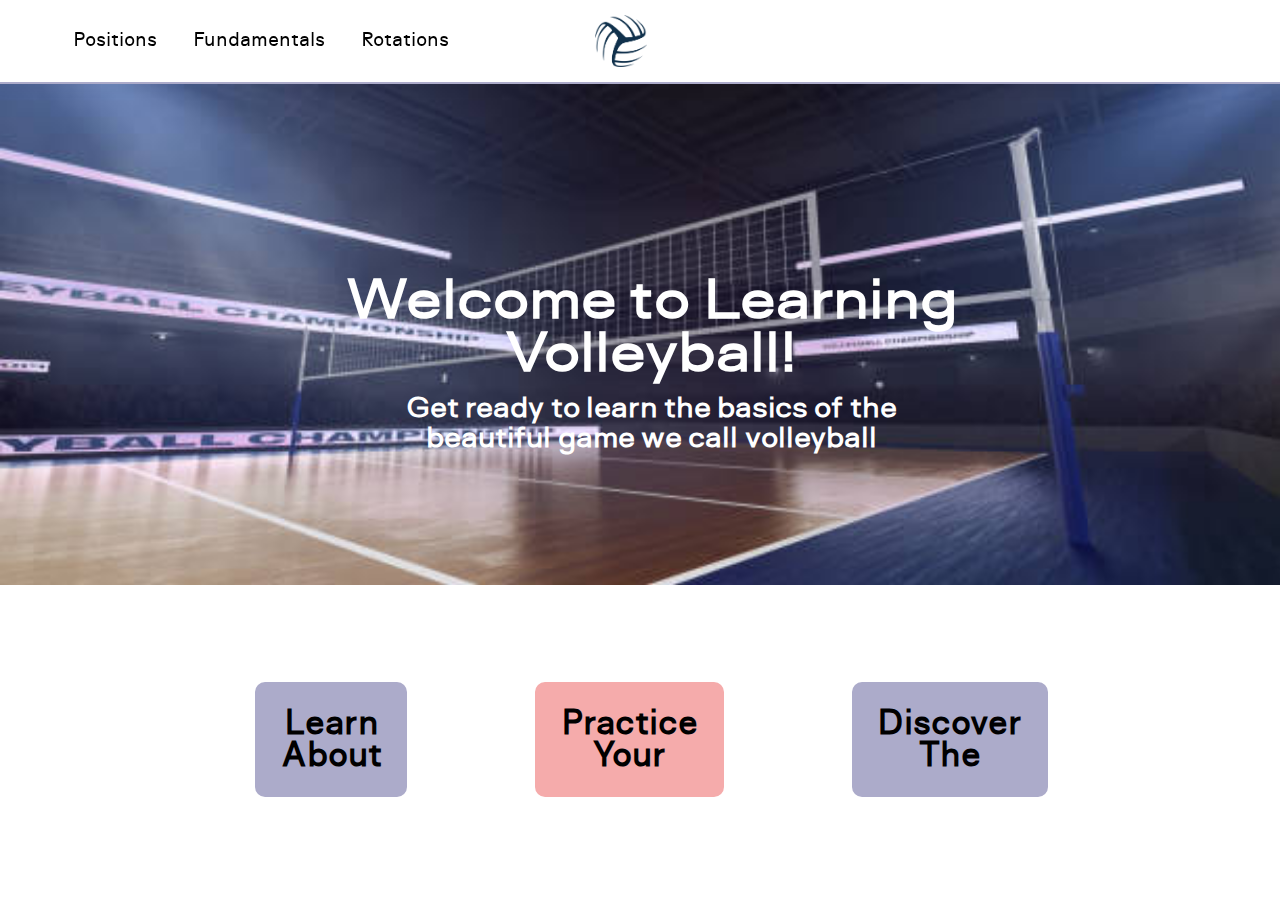
<file: index.html>
<!DOCTYPE html>
<html>
<head>
	<meta charset="utf-8">
	<meta name="viewport" content="width=device-width, initial-scale=1">
	<title>Learn Volleyball</title>
	<link rel="stylesheet" type="text/css" href="fonts/fonts.css">
	<link rel="stylesheet" type="text/css" href="css/header.css">
	<link rel="stylesheet" type="text/css" href="css/index-style.css">
</head>
<body>
	<div class="header">
		<div class="nav">
			<a href="html/positions.html">Positions</a>
			<a href="html/fundamentals.html">Fundamentals</a>
			<a href="html/rotations.html">Rotations</a>
		</div>
		<div class="logo">
			<a href="index.html"><img src="img/Volleyball Logo.png"></a>
		</div>
	</div>
	<div class="container">
		<div class="welcome">
			<div class="content">
				<h1>Welcome to Learning<br>Volleyball!</h1>
				<h2>Get ready to learn the basics of the<br>beautiful game we call volleyball</h2>
			</div>
		</div>
		<div class="content-box">
			<div class="content left">
				<h1 class="left">Learn About</h1>
				<a href="html/positions.html">Positions</a>
			</div>
			<div class="red content">
				<h1>Practice Your</h1>
				<a href="html/fundamentals.html">Fundamentals</a>
			</div>
			<div class="content right">
				<h1>Discover The</h1>
				<a href="html/rotations.html">Rotations</a>
			</div>
		</div>
	</div>
</body>
</html>
</file>
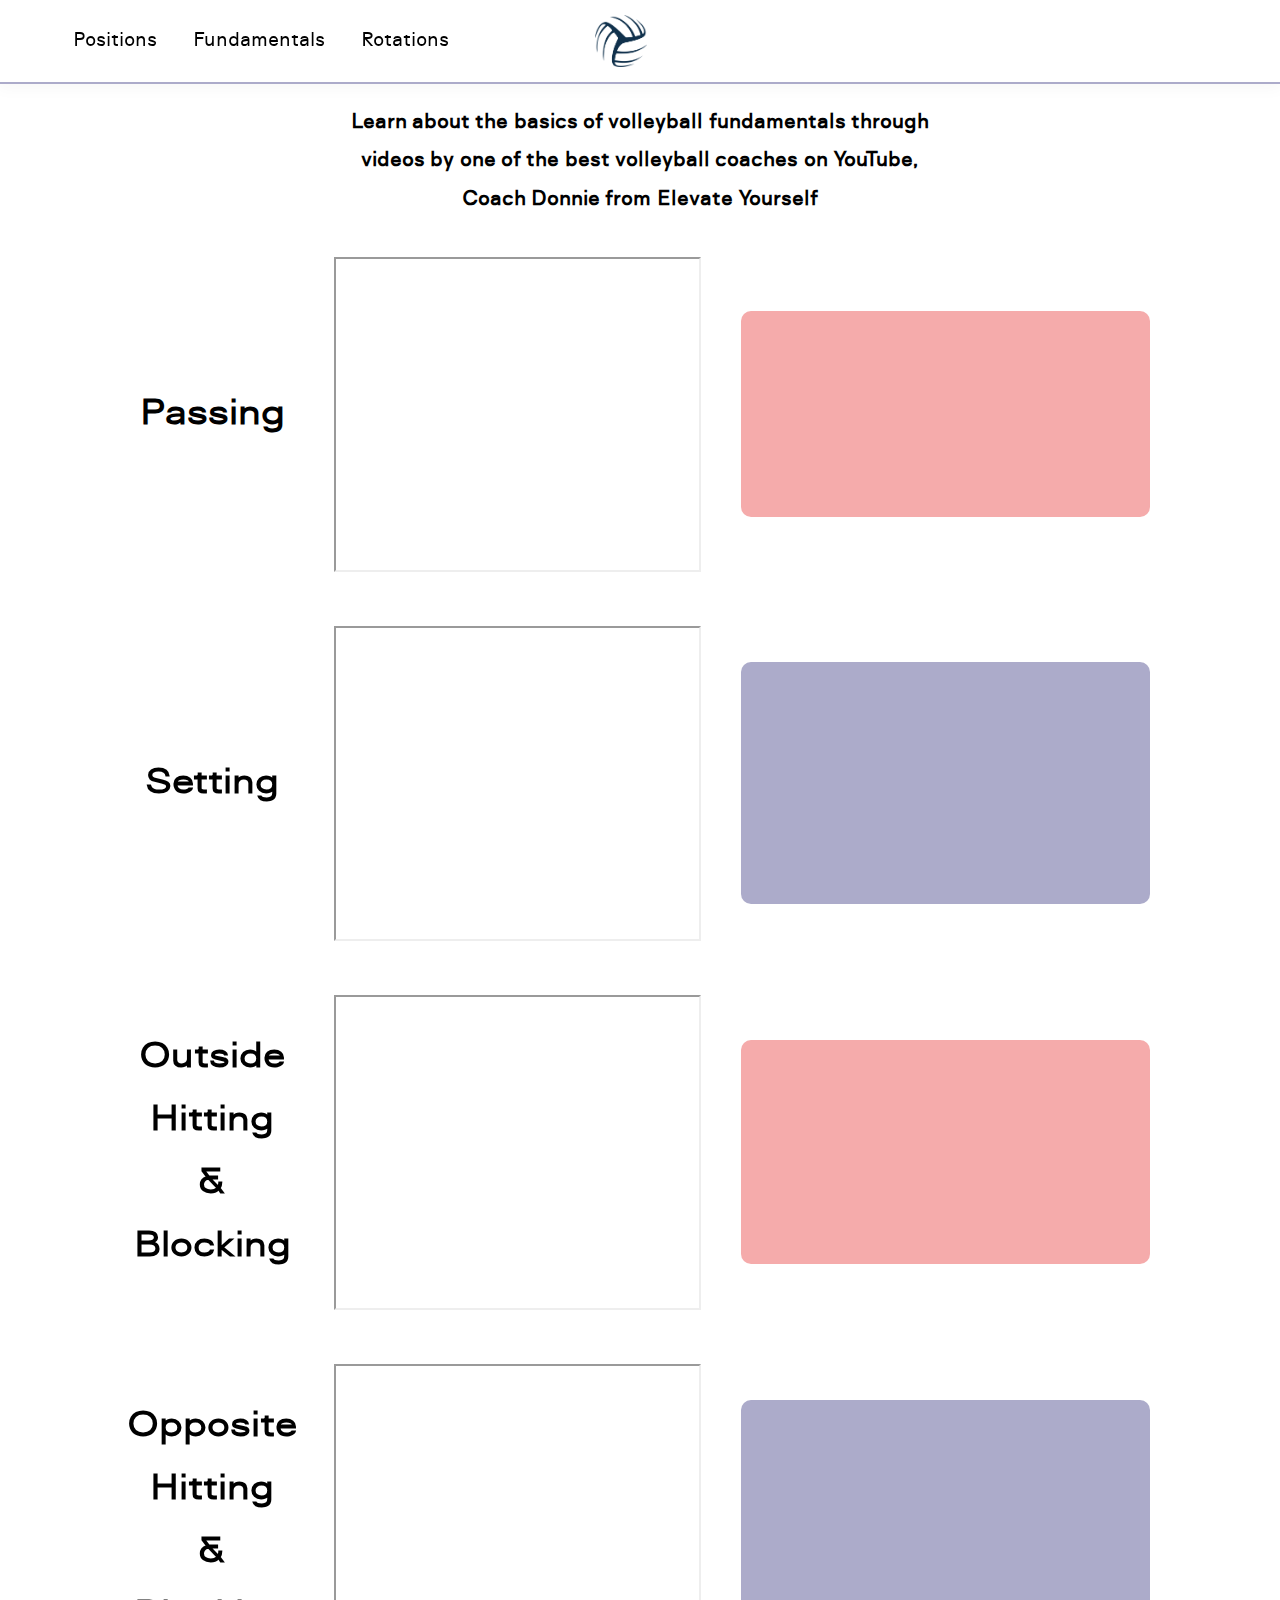
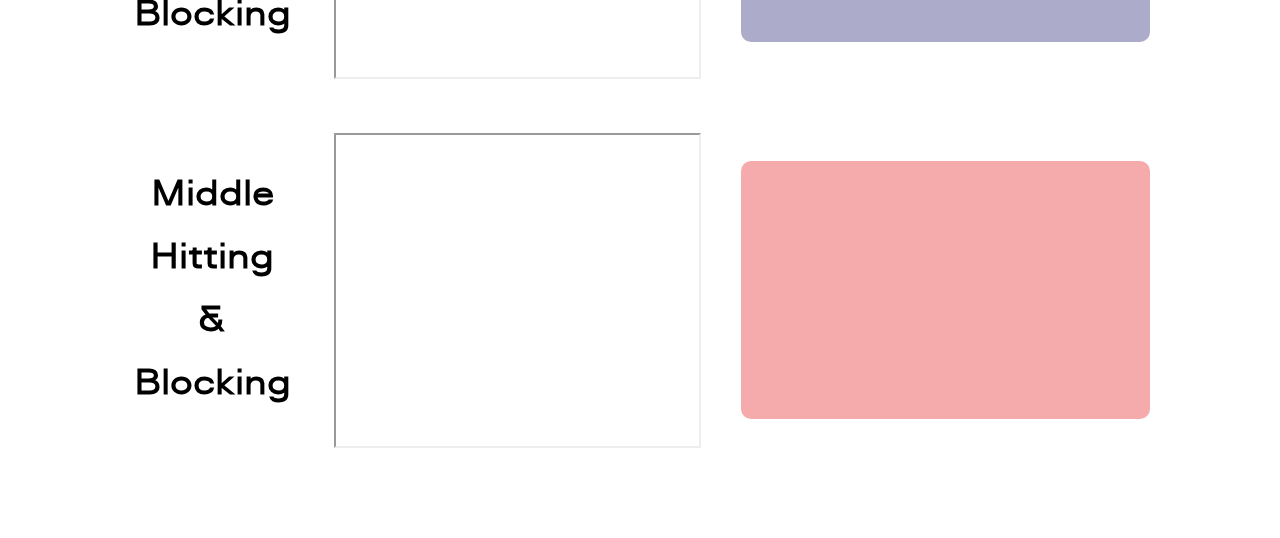
<file: html/fundamentals.html>
<!DOCTYPE html>
<html>
<head>
	<meta charset="utf-8">
	<meta name="viewport" content="width=device-width, initial-scale=1">
	<title>Volleyball Fundamentals</title>
	<link rel="stylesheet" type="text/css" href="../fonts/fonts.css">
	<link rel="stylesheet" type="text/css" href="../css/header.css">
	<link rel="stylesheet" type="text/css" href="../css/fun-style.css">
</head>
<body>
	<div class="header">
		<div class="nav">
			<a href="positions.html">Positions</a>
			<a href="fundamentals.html">Fundamentals</a>
			<a href="rotations.html">Rotations</a>
		</div>
		<div class="logo">
			<a href="../index.html"><img src="../img/Volleyball Logo.png"></a>
		</div>
	</div>
	<h1 class="heading">Learn about the basics of volleyball fundamentals through videos by one of the best volleyball coaches on YouTube,<br>Coach Donnie from Elevate Yourself</h1>
	<div class="container">
		<div class="content-box red">
			<h1 class="title">Passing</h1>
			<iframe width="100%" height="auto" src="https://www.youtube.com/embed/watch?v=gOgfoEGUDCA&list=PLHTAhX214Fmc0Aou6E5g2fE_rFf6KZuYN&ab_channel=ElevateYourself">
			</iframe>
			<div id="content">
				<p>Passing is one of the first skills you think about when playing volleyball. Everything starts with a good pass! This is the first video in Coach Donnie's series on how to pass a ball where he takes you through the absolute basics of the skill to get you started.</p>
			</div>
		</div>
		<div class="content-box blue">
			<h1 class="title">Setting</h1>
			<iframe width="100%" height="auto" src="https://www.youtube.com/embed/watch?v=h5mpBCRK_yk&list=PLHTAhX214Fmfs-M0x8qcHHhKMsMSGMHoy&index=9&ab_channel=ElevateYourself">
			</iframe>
			<div id="content">
				<p>Setting is one of the hardest skills to learn and takes a lot of time to master, but when you do it's very rewarding! This skill consists of using your hands and fingers to control the ball and place it to a position where hitters can attack it. Coach Donnie has a very in-depth series on how to set as well as make decissions as a setter.</p>
			</div>
		</div>
		<div class="content-box red">
			<h1 class="title">Outside Hitting<br>&<br>Blocking</h1>
			<iframe width="100%" height="auto" src="https://www.youtube.com/embed/watch?v=VzkVivsRB_0&list=PLHTAhX214Fmd_TGVghJOHcHrVEOyTFckS&index=3&ab_channel=ElevateYourself">
			</iframe>
			<div id="content">
				<p>Hitting and blocking from the outside demands precision, timing, and strategy. It's a challenging skill that requires practice, dedication, and physicality. Coach Donnie offers a comprehensive series on these techniques, covering arm mechanics, positioning, and game reading.</p>
			</div>
		</div>
		<div class="content-box blue">
			<h1 class="title">Opposite Hitting<br>&<br>Blocking</h1>
			<iframe width="100%" height="auto" src="https://www.youtube.com/embed/watch?v=CDIgZf-bnT0&list=PLHTAhX214FmcFMeIwB7IhAUZ0JxNYyBT_&index=1&ab_channel=ElevateYourself">
			</iframe>
			<div id="content">
				<p>Hitting and blocking from the opposite side is very similar to the outside with some small differences that can make the skill very challenging. It's a skill that requires good footwork, timing, and court vision. Coach Donnie has a great series on the opposite side game, covering approach angle, footwork, and training exercises.</p>
			</div>
		</div>
		<div class="content-box red">
			<h1 class="title">Middle Hitting<br>&<br>Blocking</h1>
			<iframe width="100%" height="auto" src="https://www.youtube.com/embed/watch?v=yeCZoJSHrkI&list=PLHTAhX214FmccIF3Vs873dJ33bC3b5Yjx&index=3&ab_channel=ElevateYourself">
			</iframe>
			<div id="content">
				<p>Hitting and blocking from the middle is a difficult and tiring skill to learn demanding a lot of vertical and lateral movement. It's one of the more physically taxing skills to learn requiring good timing, physicality, and quick reflexes. Coach Donnie covers everything about middle mechanics in this video and the rest of his middle series.</p>
			</div>
		</div>
	</div>
</body>
</html>
</file>
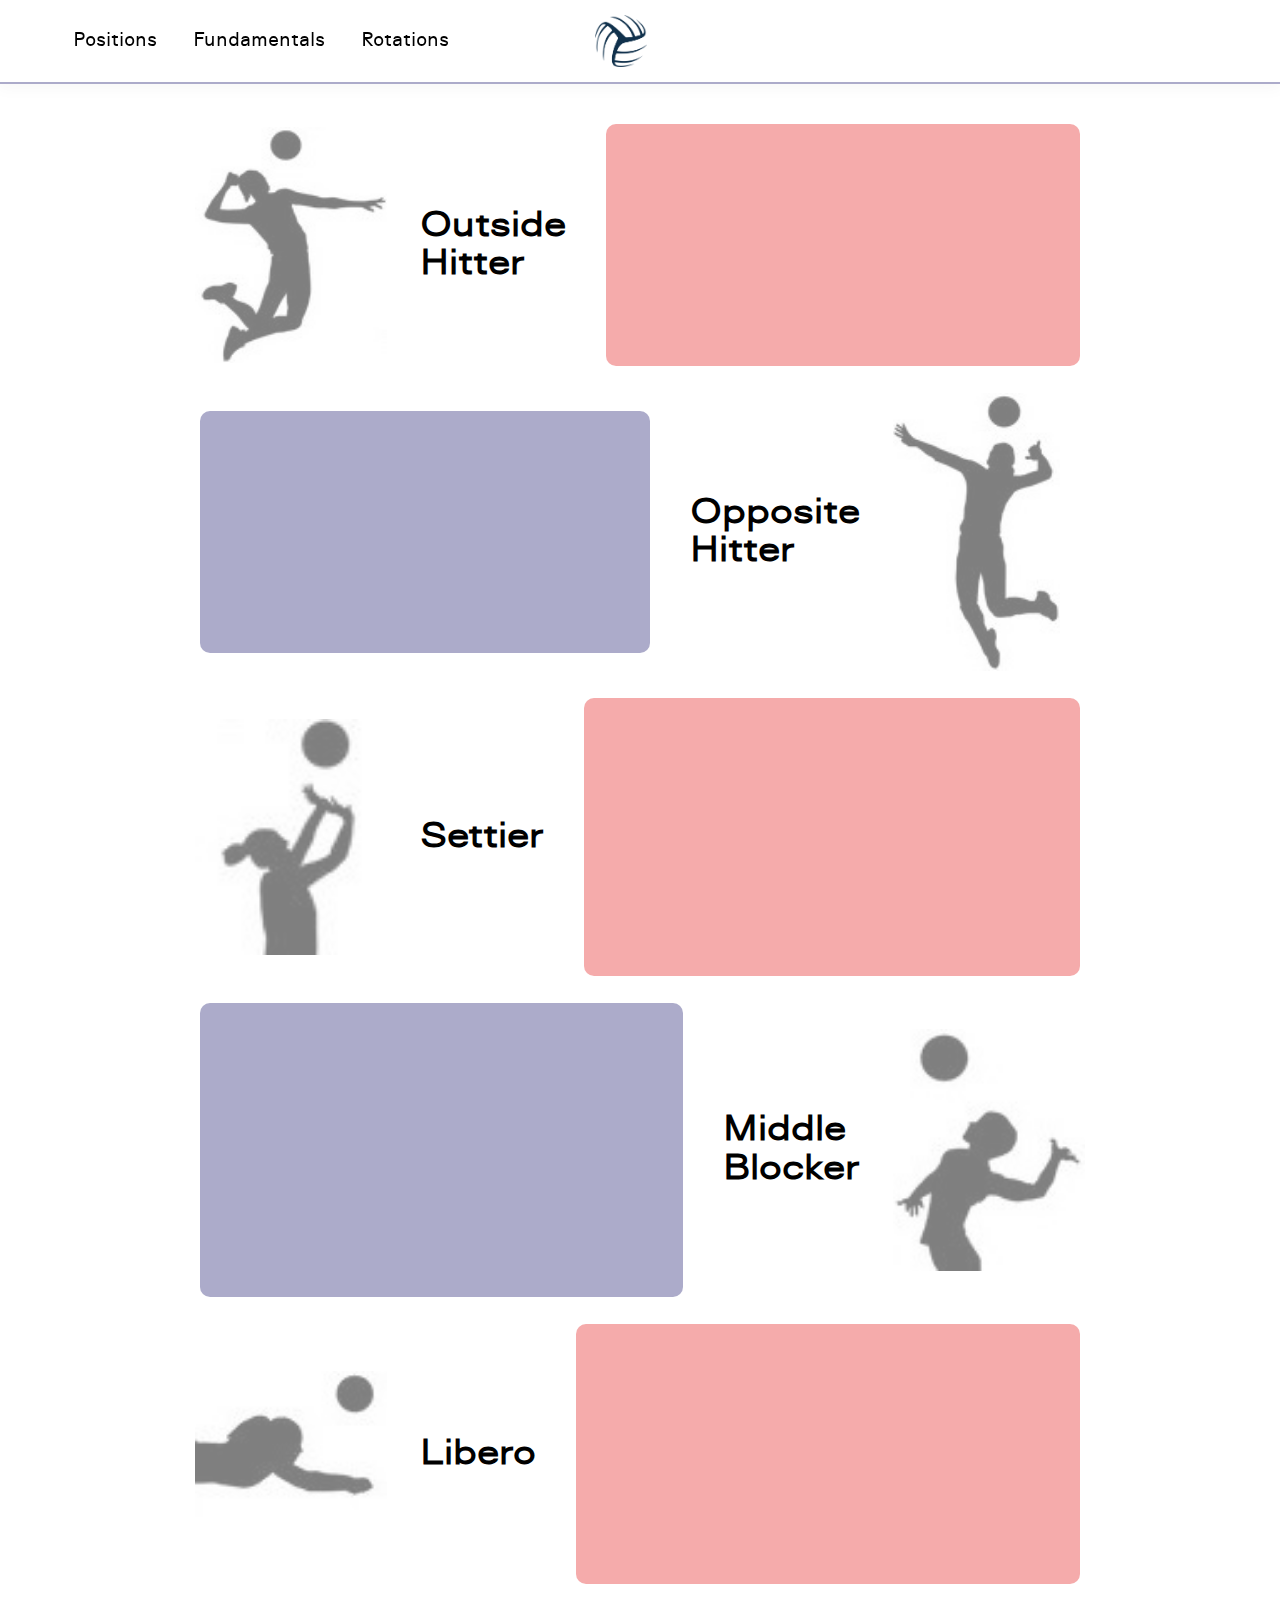
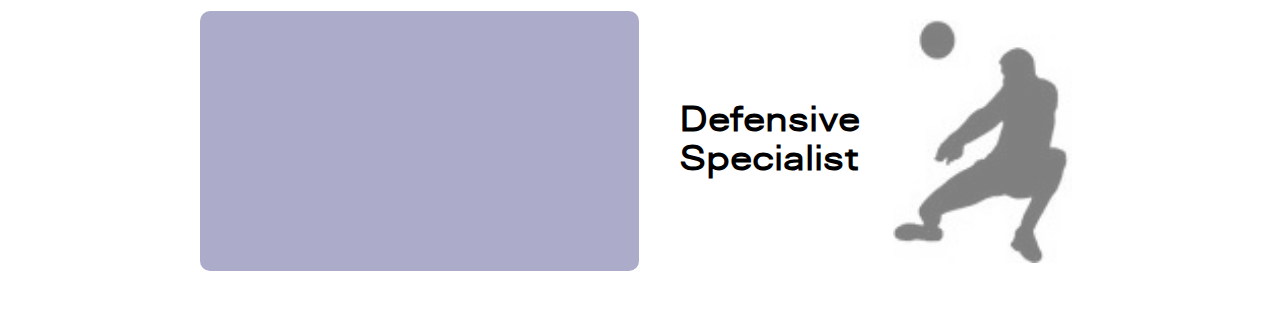
<file: html/positions.html>
<!DOCTYPE html>
<html>
<head>
	<meta charset="utf-8">
	<meta name="viewport" content="width=device-width, initial-scale=1">
	<title>Volleyball Positions</title>
	<link rel="stylesheet" type="text/css" href="../fonts/fonts.css">
	<link rel="stylesheet" type="text/css" href="../css/header.css">
	<link rel="stylesheet" type="text/css" href="../css/pos-style.css">
</head>
<body>
	<div class="header">
		<div class="nav">
			<a href="positions.html">Positions</a>
			<a href="fundamentals.html">Fundamentals</a>
			<a href="rotations.html">Rotations</a>
		</div>
		<div class="logo">
			<a href="../index.html"><img src="../img/Volleyball Logo.png"></a>
		</div>
	</div>
	<div class="container">
		<div class="content-boxR">
			<img src="../img/Outside.jpg" id="right">
			<div id="contentL">
				<h1 id="position">Outside Hitter</h1>
				<p>The outside hitter is a dynamic player positioned on the left side of the court. They are responsible for attacking the ball with powerful spikes, aiming to score points for their team. They are often one of the more flashier people on the court as they are very explosive with their jumps and spikes and are usually the best or one of the best attacking players on the team.</p>
			</div>
		</div>
		<div class="content-boxL">
			<div id="contentR">
				<p>The opposite hitter is a crucial player positioned on the right side of the court, opposite the setter. They specialize in powerful attacks from the back row and front row, aiming to score points against the opposing team's defense. Opposite hitters also play a significant role in blocking the opposing team's hitters and contribute to the team's defensive efforts.</p>
				<h1 id="position">Opposite Hitter</h1>
			</div>
			<img src="../img/Opposite.jpg" id="left" style="width: 13vw">
		</div>
		<div class="content-boxR">
			<img src="../img/Setter Half.jpg" id="right">
			<div id="contentL">
				<h1 id="position">Settier</h1>
				<p>The setter is one of the more strategic players who occupies a central role on the court and is often the most well rounded of the team in terms of skill. They are responsible for orchestrating the team's offense by accurately setting the ball to their teammates for attacking opportunities. Setters possess exceptional decision-making abilities, precise ball control, and a keen understanding of their teammates' strengths and preferences with their main goal being to set the tone for the teams offense.</p>
			</div>
		</div>
		<div class="content-boxL">
			<div id="contentR">
				<p>The middle blocker is a pivotal player positioned at the net, between the outside and opposite hitter or setter. Their primary role is to disrupt the opposing team's attacks by effectively blocking the ball at the net. Middle blockers are often the tallest or most athletic on the team utilizing their height, agility, and/or quick reflexes to anticipate and block the opponent's spikes. They also execute quick attacks from the middle position, adding an element of surprise and versatility to the team's attacking strategy.</p>
				<h1 id="position">Middle Blocker</h1>
			</div>
			<img src="../img/Middle Half.jpg" id="left">
		</div>
		<div class="content-boxR">
			<img src="../img/Libero Half.jpg" id="right">
			<div id="contentL">
				<h1 id="position">Libero</h1>
				<p>The libero is a specialized defensive player who wears a different colored jersey and is allowed to replace any back-row player without counting as a substitution. The libero's main role is to excel in defensive skills such as passing, digging, and receiving serves. To be a libero you need exceptional ball control, agility, and anticipation. With their defensive prowess and ability to cover a large area of the court, liberos serve as the team's defensive anchor.</p>
			</div>
		</div>
		<div class="content-boxL">
			<div id="contentR">
				<p>A defensive specialist is exactly what it seems. It's a player who specializes in defensive skills and is often subbed into the game for back-row rotations. Their primary role is to excel in digging, passing, and receiving serves, providing strong defensive support for the team. They possess excellent reflexes, quickness, and reading ability to anticipate and react to the opponent's attacks.</p>
				<h1 id="position">Defensive Specialist</h1>
			</div>
			<img src="../img/DS.jpg" id="left" style="width: 14vw;">
		</div>
	</div>
</body>
</html>
</file>
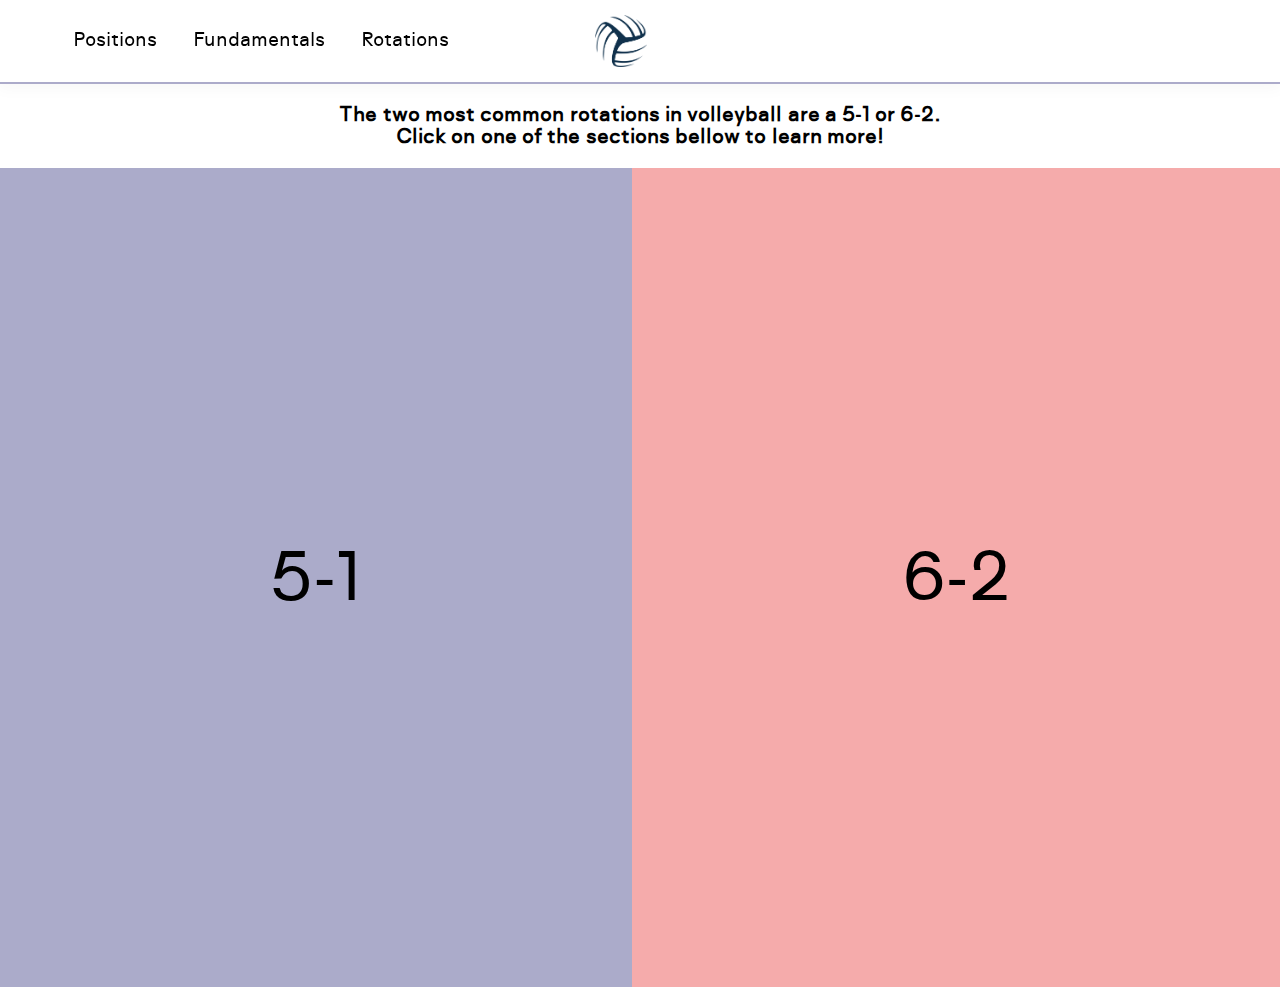
<file: html/rotations.html>
<!DOCTYPE html>
<html>
<head>
	<meta charset="utf-8">
	<meta name="viewport" content="width=device-width, initial-scale=1">
	<title>Volleyball Rotations</title>
	<link rel="stylesheet" type="text/css" href="../fonts/fonts.css">
	<link rel="stylesheet" type="text/css" href="../css/header.css">
	<link rel="stylesheet" type="text/css" href="../css/rot-style.css">
</head>
<body>
	<div class="header">
		<div class="nav">
			<a href="positions.html">Positions</a>
			<a href="fundamentals.html">Fundamentals</a>
			<a href="rotations.html">Rotations</a>
		</div>
		<div class="logo">
			<a href="../index.html"><img src="../img/Volleyball Logo.png"></a>
		</div>
	</div>
	<h1 class="title">The two most common rotations in volleyball are a 5-1 or 6-2. Click on one of the sections bellow to learn more!</h1>
	<div class="container">
		<div class="left">
			<div class="content">
				<img src="../img/5-1 Formation.png" class="5-1">
				<div class="description">
					<h1>The 5-1 Rotation</h1>
					<p><br>This rotation is a system where a team utilizes a single designated setter and five hitters. In this rotation, the setter always sets no matter if they are in the front-row or back-row, while the other players alternate between front-row and back-row positions. This rotation is commonly used when a team has a skilled setter who can effectively distribute the ball and run the offense allowing for a more consistant look for the hitters.<br><br>

					For this system, the positions are as follows:<br><br>

					Setters: There is only on setter in this rotation typically labeled as "S". This setter rotates around the whole court and runs the offense for the entire game. They set no matter if they are front-row or back-row.<br><br>

					Opposite Hitter: There is one opposite hitter, also known as the right-side hitter, positioned on the right side of the court. They are typically labeled as "OH" and are always opposite of the setter in the rotation.<br><br>

					Outside Hitters: There are two outside hitters, also known as left-side hitters, positioned on the left side of the court. They are typically labeled as "OH1" and "OH2" and will still remain attacking options even when in the back-row<br><br>

					Middle Blockers: There are two middle blockers positioned in the middle of the court, flanking the setter. They are typically labeled as "MB1" and "MB2" and will be replaced by the libero when they rotate into the back-row.<br><br>

					Libero: The libero is a specialized defensive player who wears a different colored jersey. They are typically labeled as LB and will sub in for the middle blockers when they rotate into the back-row.<br><br>

					<strong>Hover over the image to view how serve receive would work!</strong>
					</p>
				</div>
			</div>
			<div class="label">5-1</div>
		</div>
		<div class="right">
			<div class="content">
				<img src="../img/6-2 Formation.png" class="6-2">
				<div class="description">
					<h1>The 6-2 Rotation</h1>
					<p><br>This rotation is a system where a team utilizes two setters and six hitters. In this rotation, there are always three front-row players and three back-row players. The two setters alternate positions, with one setting from the front row while the other sets from the back row. This allows for more offensive options and flexibility, as there are always three attackers available in the front row. The 6-2 rotation is commonly used when a team has setters who are skilled both in setting and attacking, providing a balanced and dynamic offensive approach.<br><br>

					For this system, the positions are as follows:<br><br>

					Setters: There are two setters in the rotation, typically labeled as "S1" and "S2". One setter is positioned in the front-row while the other is in the back-row with the setter in the back-row running the offense while the setter in the front row is an attacking option. This is a huge reason why this rotation requires two setters that are skilled in both setting and hitting as their position is more fluid than a traditional setter.<br><br>

					Outside Hitters: There are two outside hitters, also known as left-side hitters, positioned on the left side of the court. They are typically labeled as "OH1" and "OH2" and will still remain attacking options even when in the back-row<br><br>

					Middle Blockers: There are two middle blockers positioned in the middle of the court, flanking the setter. They are typically labeled as "MB1" and "MB2" and will be replaced by the libero when they rotate into the back-row.<br><br>

					Libero: The libero is a specialized defensive player who wears a different colored jersey. They are typically labeled as LB and will sub in for the middle blockers when they rotate into the back-row.<br><br>

					<strong>Hover over the image to view how serve receive would work!</strong></p>
				</div>
			</div>
			<div class="label">6-2</div>
		</div>
	</div>

	<script type="text/javascript">
		
		var leftExpanded = false;
		var rightExpanded = false;
		var leftContent = document.getElementsByClassName("left")[0];
		var rightContent = document.getElementsByClassName("right")[0];

		leftContent.addEventListener("click", function expandLeft() {
			console.log("I'm here");
			if (!leftExpanded && !rightExpanded) {
				leftContent.classList.add("expanded");
				rightContent.style.flexGrow = 0;
				rightContent.style.opacity = 0.25;
				leftExpanded = true;
			}
			else if (!leftExpanded && rightExpanded) {
				leftContent.classList.add("expanded");
				rightContent.classList.remove("expanded");
				leftContent.style.flexGrow = 1;
				leftContent.style.opacity = 1;
				rightContent.style.flexGrow = 0;
				rightContent.style.opacity = 0.25;
				leftExpanded = true;
				rightExpanded = false;
			}
			else {
				leftContent.classList.remove("expanded");
				rightContent.style.flexGrow = 1;
				rightContent.style.opacity = 1;
				leftExpanded = false;
			}
		});

		rightContent.addEventListener("click", function expandRight () {
			if (!leftExpanded && !rightExpanded) {
				rightContent.classList.add("expanded");
				leftContent.style.flexGrow = 0;
				leftContent.style.opacity = 0.25;
				rightExpanded = true;
			}
			else if (leftExpanded && !rightExpanded) {
				leftContent.classList.remove("expanded");
				rightContent.classList.add("expanded");
				rightContent.style.flexGrow = 1;
				rightContent.style.opacity = 1;
				leftContent.style.flexGrow = 0;
				leftContent.style.opacity = 0.25;
				leftExpanded = false;
				rightExpanded = true;
			}
			else {
				rightContent.classList.remove("expanded");
				leftContent.style.flexGrow = 1;
				leftContent.style.opacity = 1;
				rightExpanded = false
			}
		});

	</script>
</body>
</html>
</file>
<file: fonts/fonts.css>
@font-face {
    font-family: 'Surt Expanded';
    src: url('surt-expanded-regular-trial-webfont.woff') format('woff');
}

@font-face {
    font-family: 'Surt Extended';
    src: url('surt-extended-regular-trial-webfont.woff') format('woff');
}

@font-face {
    font-family: 'Surt';
    src: url('surt-normal-regular-trial-webfont.woff') format('woff');
}
</file>
<file: css/header.css>
* {
    margin: 0px;
    box-sizing: border-box;
    font-family: 'Surt', sans-serif;
}

.header {
    position: fixed;
    background-color: #FFFFFF;
	margin: auto;
  	width: 100%;
  	border-bottom: 2px solid rgb(89,88,149, 0.5);
  	padding: 15px;
    box-shadow: rgba(0, 0, 0, 0.03) 0px 3px 15px 2px;
    display: flex;
    justify-content: space-between;
    z-index: 3;
}

.header .nav {
    display: flex;
    align-items: center;
    margin-left: 40px;
}

.header .nav > a {
    position: relative;
    display: block;
    margin: 0 1em;
    color: #000000;
    text-decoration: none;
    font-size: 18px;
}

.header .nav > a:hover {
    text-decoration: none;
}

.header .nav > a:before {
    content: "";
    position: absolute;
    display: block;
    width: 100%;
    height: 2px;
    bottom: -10px;
    left: 0;
    background-color: rgb(236,88,88);
    transform: scaleX(0);
    transition: transform 0.3s ease;
}

.header .nav > a:hover::before {
    transform: scaleX(1);
}

.header .logo {
    display: flex;
    justify-content: center;
    align-items: center;
    margin-right: 48.25vw;
}

.header .logo img {
    display: block;
    width: auto;
    height: 52px;
}
</file>
<file: css/index-style.css>
.container {
	padding: 124px 140px 60px;
	height: 65vh;
	background-image: url("../img/Court Background 2.jpg");
	background-position: center;
	background-repeat: no-repeat;
	background-size: cover;
	display: grid;
	grid-template-rows: 51.5vh 1fr;
	align-items: center;
	justify-items: center;
}

.content-box, .welcome {
	padding: 9.5vh 4vw;
	text-align: center;
}

.welcome .content {
	color: #FFFFFF;
}

.welcome .content > h1 {
	font-family: "Surt Extended";
	font-size: 4vw;
	margin: 1vw;
}

.welcome .content > h2 {
	font-family: "Surt Expanded";
	font-size: 2vw;
}

.content-box {
	cursor: pointer;
	position: relative;
	display: grid;
	grid-template-columns: repeat(3, 1fr);
}

.content-box .content {
	margin: 1vh 5vw;
	padding: 2vw;
	border-radius: 10px;
	background-color: rgb(172,171,202);
	display: flex;
    align-items: center;
    justify-content: center;
}

.content-box .red {
	background-color: rgb(245,171,171);
	background-image: linear-gradient(rgb(238,104,104), rgb(238,104,104));
	background-size: 100% 0;
	background-repeat: no-repeat;
	transition: 0.5s;
	background-position: bottom;
}

.content-box .left {
	background-image: linear-gradient(#68689F, #68689F);
	background-size: 0 100%;
	background-repeat: no-repeat;
	transition: 0.5s;
	background-position: right;
}

.content-box .right {
	background-image: linear-gradient(#68689F, #68689F);
	background-size: 0 100%;
	background-repeat: no-repeat;
	transition: 0.5s;
	background-position: left;
}

.content-box .content:hover {
	background-size: 100% 100%;
}

.content-box .content:hover > h1 {
	opacity: 0;
}

.content-box .content > a {
	position: absolute;
	text-decoration: none;
	color: #FFFFFF;
	font-size: 1.75vw;
	opacity: 0;
	transition: 0.5s;
}

.content-box .content:hover > a {
	opacity: 1;
}
</file>
<file: css/fun-style.css>
.heading {
	padding: 104px 25vw 20px;
	text-align: center;
	font-size: 1.5vw;
	line-height: 4.25vh;
}

.container {
	padding: 2vh 10vh 4vh;
	display: grid;
	grid-template-rows: repeat(4, 1fr);
	justify-items: center;
	text-align: center;
}

.container .content-box {
	width: 100%;
	margin-bottom: 6vh;
	display: grid;
	grid-template-columns: 1fr 1.5fr 2fr;
	align-items: center;
	justify-items: center;
}

.container .content-box > h1 {
	font-family: "Surt Extended";
	font-size: 2.5vw;
	line-height: 7vh;
	cursor:	default;
}

.container .content-box > iframe {
	width: 100%;
	height: 35vh;
}

.container .content-box #content > p {
	text-align: left;
	margin: 0 40px;
	padding: 40px;
	border-radius: 10px;
	font-size: 1.25vw;
	color: transparent;
	cursor:	default;
}

.container .red #content > p {
	background-color: rgba(236,88,88,0.5);
}

.container .blue #content > p {
	background-color: rgba(89,88,149,0.5);
}

.container .red #content:hover > p {
	background-color: rgb(238,104,104);
	color: #FFFFFF;
	transition: color 0.5s;
}

.container .blue #content:hover > p {
	background-color: #68689F;
	color: #FFFFFF;
	transition: color 0.5s;
}
</file>
<file: css/pos-style.css>
.container {
	padding: 124px 140px 60px;
	display: grid;
	row-gap: 3vh;
}

.container .content-boxR {
	display: grid;
	grid-template-columns: 1fr 3fr;
	gap: 1vw;
}

.container .content-boxR #right{
	justify-self: right;
}

.container .content-boxL {
	display: grid;
	grid-template-columns: 3fr 1fr;
	gap: 1vw;
}

.container .content-boxL #left {
	justify-self: left;
}

.container .content-boxL > img,
.container .content-boxR >img {
	align-self: center;
	width: 15vw;
	opacity: 0.5;
	z-index: 2;
}

.container .content-boxL #contentR,
.container .content-boxR #contentL {
	align-self: center;
	margin: 0vw 20px;
	display: flex;
	align-items: center;
}

.container .content-boxL #contentR #position {
	--c: rgb(172,171,202);
}

.container .content-boxR #contentL #position {
	--c: rgb(245,171,171);
}

.container .content-boxL #contentR #position,
.container .content-boxR #contentL #position{
	line-height: 1.2em;
	background:
	conic-gradient(from 245deg at 100%  100%,var(--c) 90deg,#0000 0) 
	  0    var(--p,0%)/var(--s,0%) 100% no-repeat,
	conic-gradient(from 245deg at 1.2em 100%,#0000 90deg,var(--c) 0) 
	  100% var(--p,0%)/var(--s,0%) 100% no-repeat;
	transition: .4s ease-in, background-position 0s;
}

.container .content-boxL #contentR:hover #position,
.container .content-boxR #contentL:hover #position{
	--p: 100%;
	--s: calc(50% + .61em);
}

.container .content-boxL #contentR {
	justify-self: right;
}

.container .content-boxR #contentL {
	justify-self: left;
}

.container .content-boxL #contentR > h1,
.container .content-boxR #contentL > h1 {
	font-family: "Surt Extended";
	font-size: 2.5vw;
	cursor:	default;
}

.container .content-boxL #contentR > p,
.container .content-boxR #contentL > p {
	margin: 0 40px;
	padding: 40px;
	border-radius: 10px;
	font-size: 1.25vw;
	color: transparent;
	cursor:	default;
	transition: 0.5s;
}

.container .content-boxL #contentR > p {
	background-color: rgba(89,88,149,0.5);
}

.container .content-boxR #contentL > p {
	background-color: rgba(236,88,88,0.5);
}

.container .content-boxL #contentR:hover > p {
	background-color: rgba(89,88,149,0.5);
	color: #000000;
}

.container .content-boxR #contentL:hover > p {
	background-color: rgba(236,88,88,0.5);
	color: #000000;
}
</file>
<file: css/rot-style.css>
.title {
	padding: 104px 25vw 20px;
	text-align: center;
	font-size: 1.5vw;
}

.container {
	display: flex;
	height: 91vh;
	overflow: hidden;
}

.left, .right {
	cursor: pointer;
	position: relative;
	display: flex;
	align-items: center;
	justify-content: center;
	flex-grow: 1;
	transition: flex-grow 0.5s;
}

.container .left {
	background-color: rgb(171,171,202);
}

.container .left:hover {
	background-color: rgb(104,104,159);
}

.container .right {
	background-color: rgb(245,171,171);
}

.container .right:hover {
	background-color: rgb(238,104,104);
}

.left.expanded .label,
.right.expanded .label {
	opacity: 0;
	position: absolute;
	top: 50%;
	left: 50%;
	transform: translate(-50%, -50%);
}

.left.expanded .content {
	opacity: 1;
	background-color: #FFFFFF;
}

.right.expanded .content {
	opacity: 1;
	background-color: #FFFFFF;
}

.label {
	font-size: 5vw;
	padding: 20px;
}

.content {
	padding: 0 20px;
	font-size: 20px;
	position: absolute;
	top: 0;
	left: 0;
	right: 0;
	bottom: 0;
	opacity: 0;
	transition: opacity 0.5s;
	display: grid;
	grid-template-columns: 1fr 2fr;
	justify-items: center;
	align-items: center;
}

.content > img {
	width: 30vw;
	height: auto;
}

.left.expanded .content > img:hover {
	content: url("../img/5-1 Receive.png");
}

.right.expanded .content > img:hover {
	content: url("../img/6-2 Receive.png");
}

.description {
	width: 95%;
	height: 91%;
	margin: 2vw;
	padding: 1.45vw;
	border-radius: 10px;
	justify-self: start;
	align-self: start;
}

.left.expanded .content .description {
	background-color: rgb(104,104,159);

}

.right.expanded .content .description {
	background-color: rgb(238,104,104);
}

.description > h1 {
	font-family: "Surt Expanded";
	font-size: 2.15vw;
}

.description > p {
	font-size: 1.05vw;
}
</file>
